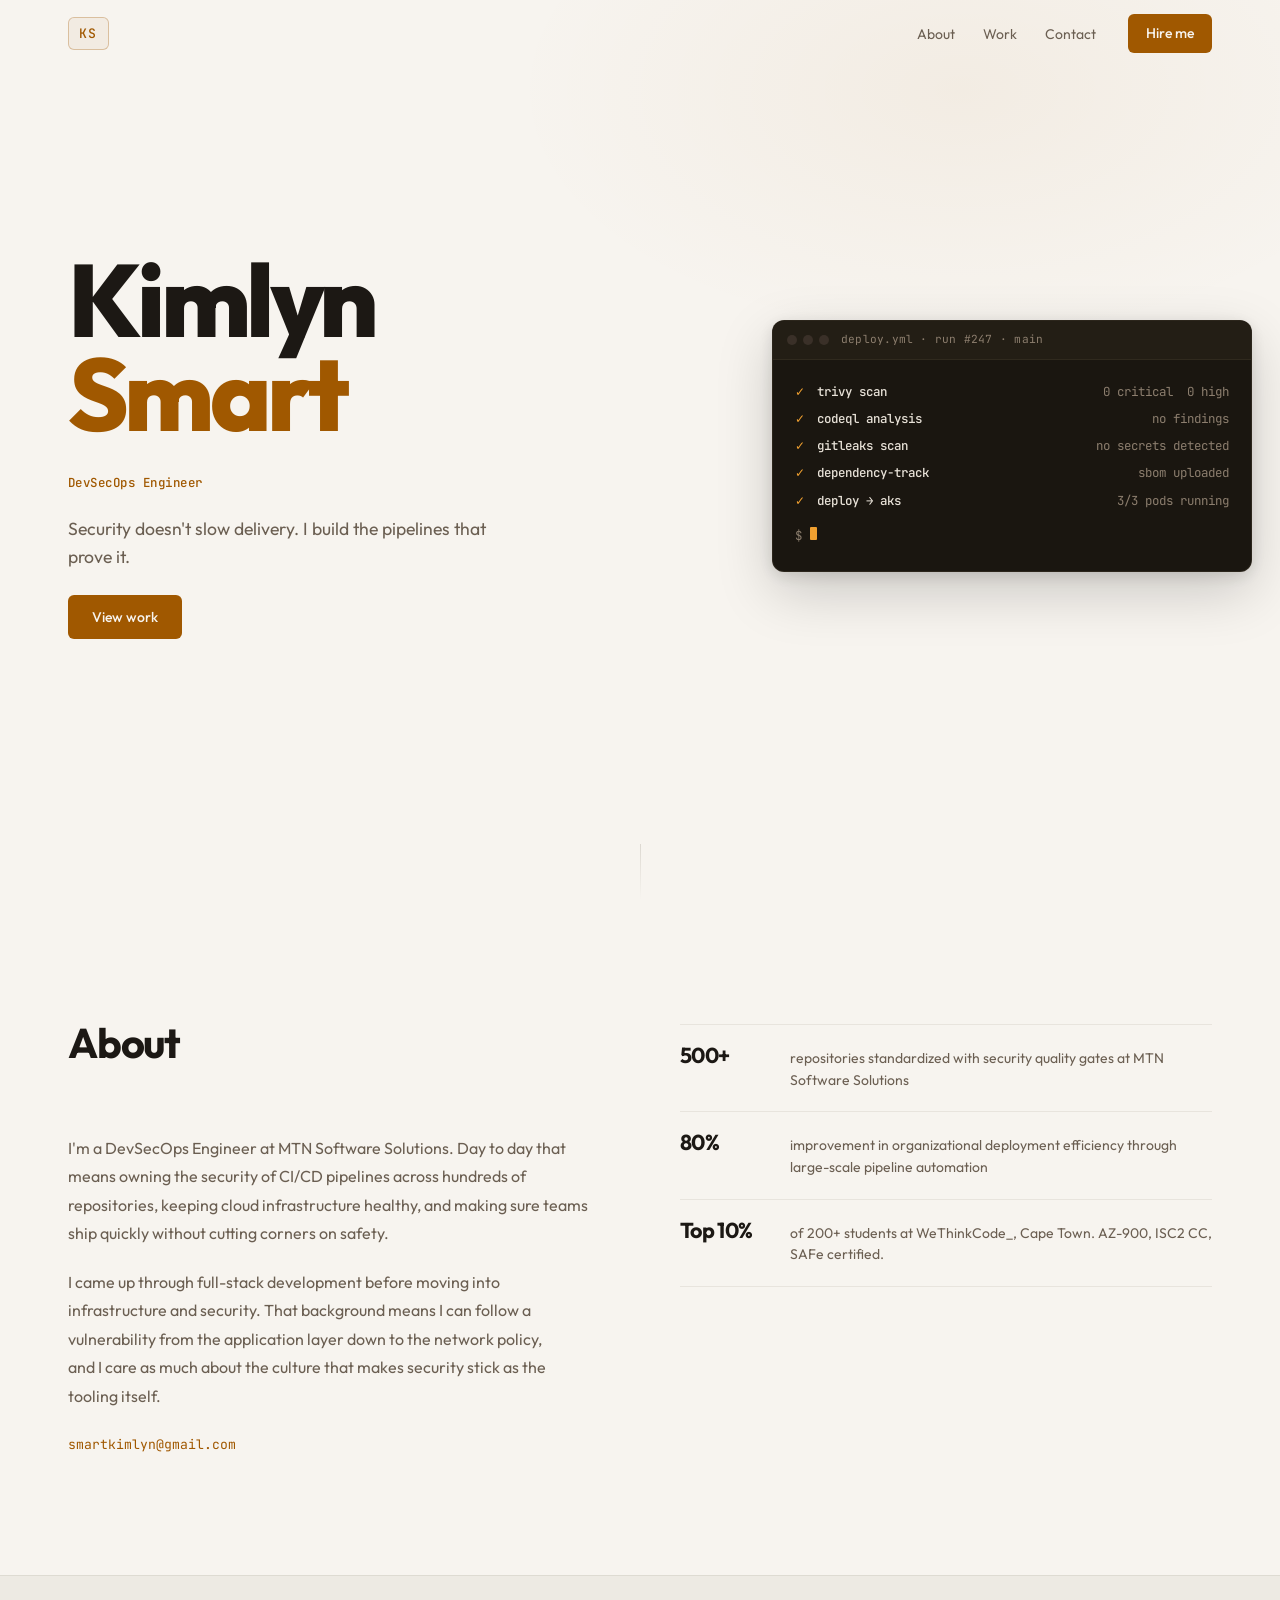
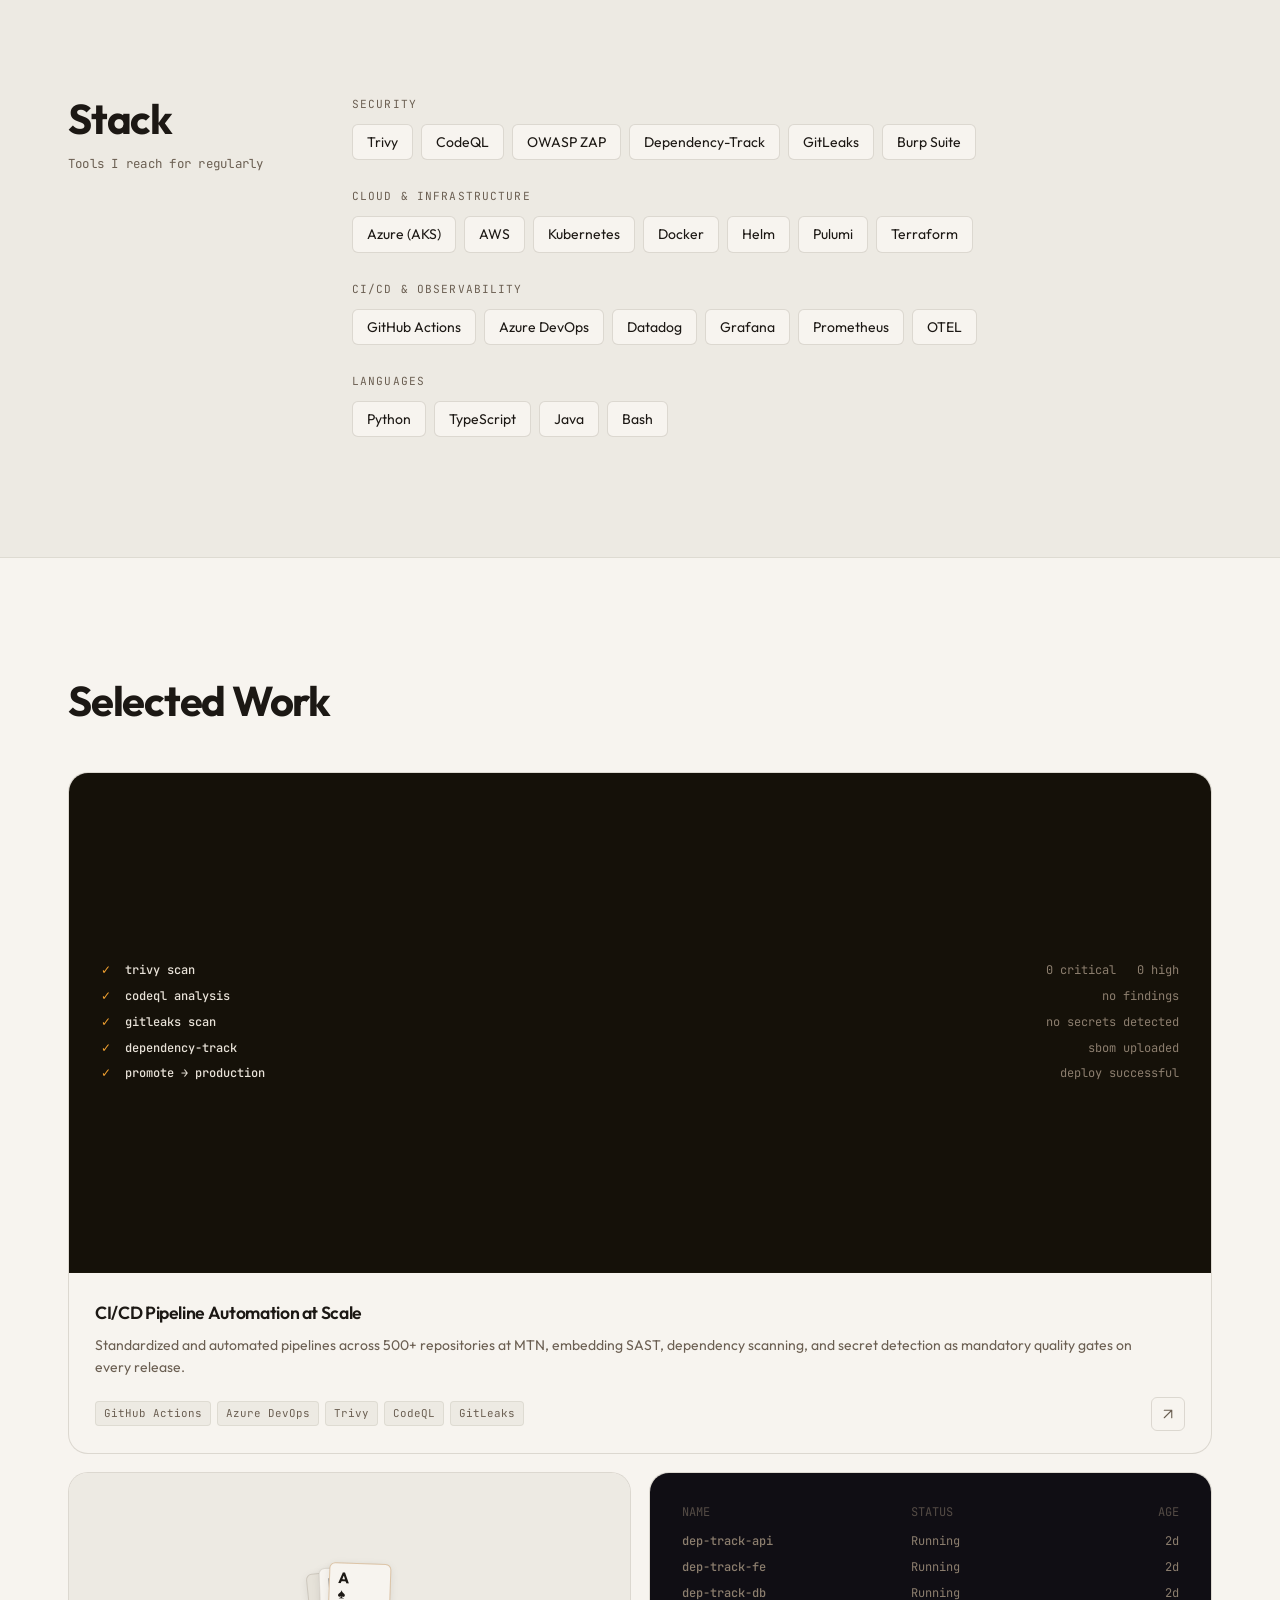
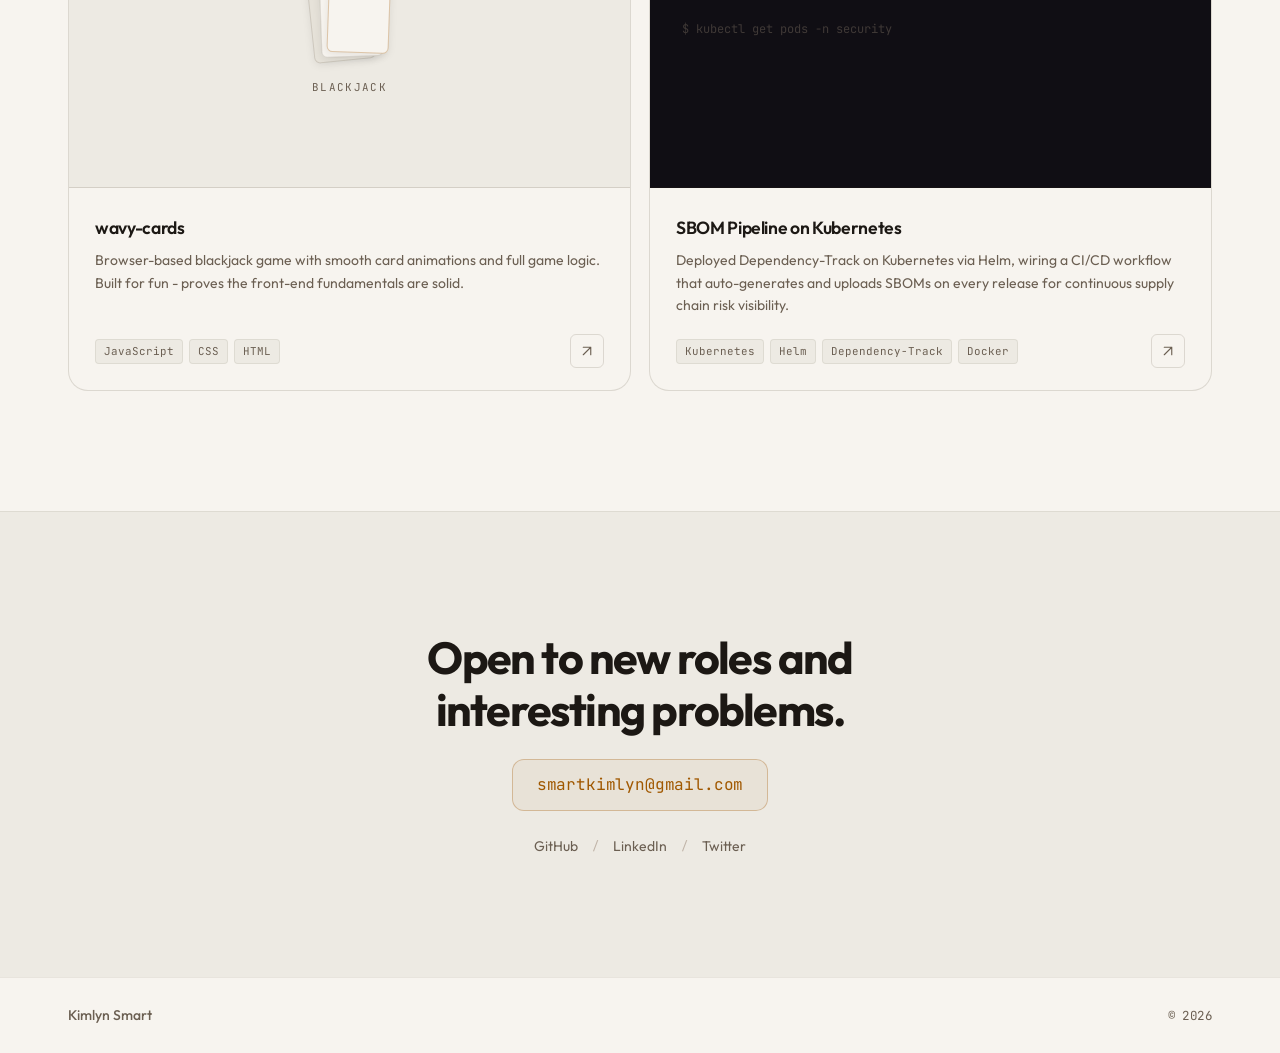
<file: v1/index.html>
<!DOCTYPE html>
<html lang="en">
<head>
  <meta charset="UTF-8" />
  <meta name="viewport" content="width=device-width, initial-scale=1.0" />
  <title>Kimlyn Smart - DevSecOps Engineer</title>
  <meta name="description" content="DevSecOps Engineer building secure, resilient cloud-native infrastructure. Specialising in CI/CD security, Kubernetes, and large-scale pipeline automation." />

  <link rel="preconnect" href="https://fonts.googleapis.com" />
  <link rel="preconnect" href="https://fonts.gstatic.com" crossorigin />
  <link href="https://fonts.googleapis.com/css2?family=Outfit:wght@300;400;500;600;700;800&family=JetBrains+Mono:wght@400;500&display=swap" rel="stylesheet" />

  <link rel="stylesheet" href="style.css" />
</head>
<body>

  <!-- Navigation -->
  <nav class="nav" id="nav" role="navigation" aria-label="Main">
    <div class="nav-inner">
      <a href="#" class="nav-logo" aria-label="Kimlyn Smart - Home">KS</a>
      <ul class="nav-links" role="list">
        <li><a href="#about">About</a></li>
        <li><a href="#work">Work</a></li>
        <li><a href="#contact">Contact</a></li>
      </ul>
      <a href="#contact" class="nav-cta">Hire me</a>
    </div>
  </nav>

  <!-- Hero -->
  <section class="hero" id="hero" aria-label="Introduction">
    <div class="hero-bg" aria-hidden="true"></div>
    <div class="hero-inner">
      <div class="hero-content">
        <div class="hero-name" aria-label="Kimlyn Smart">
          <span class="hero-name-first">Kimlyn</span>
          <span class="hero-name-last">Smart</span>
        </div>
        <p class="hero-role">
          <span class="mono-label">DevSecOps Engineer</span>
        </p>
        <p class="hero-desc">Security doesn't slow delivery. I build the pipelines that prove it.</p>
        <div class="hero-actions">
          <a href="#work" class="btn btn-primary">View work</a>
        </div>
      </div>

      <div class="hero-visual" aria-hidden="true">
        <div class="hero-terminal">
          <div class="term-bar">
            <span class="term-dots"><i></i><i></i><i></i></span>
            <span class="term-title">deploy.yml &middot; run #247 &middot; main</span>
          </div>
          <div class="term-body">
            <div class="term-row">
              <span class="t-pass">&#10003;</span>
              <span class="t-cmd">trivy scan</span>
              <span class="t-out">0 critical &nbsp;0 high</span>
            </div>
            <div class="term-row">
              <span class="t-pass">&#10003;</span>
              <span class="t-cmd">codeql analysis</span>
              <span class="t-out">no findings</span>
            </div>
            <div class="term-row">
              <span class="t-pass">&#10003;</span>
              <span class="t-cmd">gitleaks scan</span>
              <span class="t-out">no secrets detected</span>
            </div>
            <div class="term-row">
              <span class="t-pass">&#10003;</span>
              <span class="t-cmd">dependency-track</span>
              <span class="t-out">sbom uploaded</span>
            </div>
            <div class="term-row">
              <span class="t-pass">&#10003;</span>
              <span class="t-cmd">deploy &rarr; aks</span>
              <span class="t-out">3/3 pods running</span>
            </div>
            <div class="term-row term-row--prompt">
              <span class="t-prompt">$</span>
              <span class="term-cursor" aria-hidden="true"></span>
            </div>
          </div>
        </div>
      </div>
    </div>
    <div class="hero-rule" aria-hidden="true"></div>
  </section>

  <!-- About -->
  <section class="section about" id="about" aria-label="About">
    <div class="container">
      <div class="about-grid">
        <div class="about-left reveal">
          <h2 class="section-title">About</h2>
          <p class="about-body">I'm a DevSecOps Engineer at MTN Software Solutions. Day to day that means owning the security of CI/CD pipelines across hundreds of repositories, keeping cloud infrastructure healthy, and making sure teams ship quickly without cutting corners on safety.</p>
          <p class="about-body">I came up through full-stack development before moving into infrastructure and security. That background means I can follow a vulnerability from the application layer down to the network policy, and I care as much about the culture that makes security stick as the tooling itself.</p>
          <a href="mailto:smartkimlyn@gmail.com" class="about-email">smartkimlyn@gmail.com</a>
        </div>
        <div class="about-right reveal reveal-delay">
          <div class="highlights">
            <div class="hl">
              <span class="hl-num">500+</span>
              <p class="hl-text">repositories standardized with security quality gates at MTN Software Solutions</p>
            </div>
            <div class="hl">
              <span class="hl-num">80%</span>
              <p class="hl-text">improvement in organizational deployment efficiency through large-scale pipeline automation</p>
            </div>
            <div class="hl">
              <span class="hl-num">Top 10%</span>
              <p class="hl-text">of 200+ students at WeThinkCode_, Cape Town. AZ-900, ISC2 CC, SAFe certified.</p>
            </div>
          </div>
        </div>
      </div>
    </div>
  </section>

  <!-- Stack -->
  <section class="section stack" id="skills" aria-label="Skills">
    <div class="container">
      <div class="stack-inner reveal">
        <div class="stack-left">
          <h2 class="section-title">Stack</h2>
          <p class="stack-sub">Tools I reach for regularly</p>
        </div>
        <div class="stack-groups">
          <div class="stack-group">
            <span class="group-label">Security</span>
            <div class="tag-row">
              <span class="tag">Trivy</span>
              <span class="tag">CodeQL</span>
              <span class="tag">OWASP ZAP</span>
              <span class="tag">Dependency-Track</span>
              <span class="tag">GitLeaks</span>
              <span class="tag">Burp Suite</span>
            </div>
          </div>
          <div class="stack-group">
            <span class="group-label">Cloud &amp; Infrastructure</span>
            <div class="tag-row">
              <span class="tag">Azure (AKS)</span>
              <span class="tag">AWS</span>
              <span class="tag">Kubernetes</span>
              <span class="tag">Docker</span>
              <span class="tag">Helm</span>
              <span class="tag">Pulumi</span>
              <span class="tag">Terraform</span>
            </div>
          </div>
          <div class="stack-group">
            <span class="group-label">CI/CD &amp; Observability</span>
            <div class="tag-row">
              <span class="tag">GitHub Actions</span>
              <span class="tag">Azure DevOps</span>
              <span class="tag">Datadog</span>
              <span class="tag">Grafana</span>
              <span class="tag">Prometheus</span>
              <span class="tag">OTEL</span>
            </div>
          </div>
          <div class="stack-group">
            <span class="group-label">Languages</span>
            <div class="tag-row">
              <span class="tag">Python</span>
              <span class="tag">TypeScript</span>
              <span class="tag">Java</span>
              <span class="tag">Bash</span>
            </div>
          </div>
        </div>
      </div>
    </div>
  </section>

  <!-- Work -->
  <section class="section work" id="work" aria-label="Selected work">
    <div class="container">
      <h2 class="section-title reveal">Selected Work</h2>
      <div class="work-grid">

        <!-- Featured -->
        <article class="project project-featured reveal">
          <div class="project-visual project-visual--pipeline" role="img" aria-label="CI/CD security pipeline log showing passing checks">
            <div class="pv-inner">
              <div class="pv-row">
                <span class="pv-pass">&#10003;</span>
                <span class="pv-cmd">trivy scan</span>
                <span class="pv-out">0 critical &nbsp;&nbsp;0 high</span>
              </div>
              <div class="pv-row">
                <span class="pv-pass">&#10003;</span>
                <span class="pv-cmd">codeql analysis</span>
                <span class="pv-out">no findings</span>
              </div>
              <div class="pv-row">
                <span class="pv-pass">&#10003;</span>
                <span class="pv-cmd">gitleaks scan</span>
                <span class="pv-out">no secrets detected</span>
              </div>
              <div class="pv-row">
                <span class="pv-pass">&#10003;</span>
                <span class="pv-cmd">dependency-track</span>
                <span class="pv-out">sbom uploaded</span>
              </div>
              <div class="pv-row">
                <span class="pv-pass">&#10003;</span>
                <span class="pv-cmd">promote &rarr; production</span>
                <span class="pv-out">deploy successful</span>
              </div>
            </div>
          </div>
          <div class="project-body">
            <div class="project-text">
              <h3 class="project-name">CI/CD Pipeline Automation at Scale</h3>
              <p class="project-desc">Standardized and automated pipelines across 500+ repositories at MTN, embedding SAST, dependency scanning, and secret detection as mandatory quality gates on every release.</p>
            </div>
            <div class="project-foot">
              <div class="project-tags">
                <span class="project-tag">GitHub Actions</span>
                <span class="project-tag">Azure DevOps</span>
                <span class="project-tag">Trivy</span>
                <span class="project-tag">CodeQL</span>
                <span class="project-tag">GitLeaks</span>
              </div>
              <a href="#" class="project-arrow" aria-label="View CI/CD Pipeline project">
                <svg width="18" height="18" viewBox="0 0 24 24" fill="none" stroke="currentColor" stroke-width="1.5" stroke-linecap="round" stroke-linejoin="round" aria-hidden="true">
                  <path d="M7 17L17 7M17 7H7M17 7V17"/>
                </svg>
              </a>
            </div>
          </div>
        </article>

        <!-- Half: wavy-cards -->
        <article class="project project-half reveal">
          <div class="project-visual project-visual--cards" role="img" aria-label="wavy-cards blackjack game">
            <div class="card-stack" aria-hidden="true">
              <div class="playing-card playing-card--back"></div>
              <div class="playing-card playing-card--k">
                <span class="pc-rank">K</span>
                <span class="pc-suit pc-suit--red">&hearts;</span>
              </div>
              <div class="playing-card playing-card--a">
                <span class="pc-rank">A</span>
                <span class="pc-suit">&spades;</span>
              </div>
            </div>
            <span class="bj-label">Blackjack</span>
          </div>
          <div class="project-body">
            <div class="project-text">
              <h3 class="project-name">wavy-cards</h3>
              <p class="project-desc">Browser-based blackjack game with smooth card animations and full game logic. Built for fun - proves the front-end fundamentals are solid.</p>
            </div>
            <div class="project-foot">
              <div class="project-tags">
                <span class="project-tag">JavaScript</span>
                <span class="project-tag">CSS</span>
                <span class="project-tag">HTML</span>
              </div>
              <a href="#" class="project-arrow" aria-label="View wavy-cards on GitHub">
                <svg width="18" height="18" viewBox="0 0 24 24" fill="none" stroke="currentColor" stroke-width="1.5" stroke-linecap="round" stroke-linejoin="round" aria-hidden="true">
                  <path d="M7 17L17 7M17 7H7M17 7V17"/>
                </svg>
              </a>
            </div>
          </div>
        </article>

        <!-- Half: SBOM -->
        <article class="project project-half reveal reveal-delay">
          <div class="project-visual project-visual--sbom" role="img" aria-label="Kubernetes pod status showing Dependency-Track deployment">
            <div class="pv-inner">
              <div class="pv-row pv-row--header">
                <span class="pv-col">NAME</span>
                <span class="pv-col">STATUS</span>
                <span class="pv-col pv-col--r">AGE</span>
              </div>
              <div class="pv-row">
                <span class="pv-col pv-cmd">dep-track-api</span>
                <span class="pv-col pv-pass">Running</span>
                <span class="pv-col pv-col--r pv-out">2d</span>
              </div>
              <div class="pv-row">
                <span class="pv-col pv-cmd">dep-track-fe</span>
                <span class="pv-col pv-pass">Running</span>
                <span class="pv-col pv-col--r pv-out">2d</span>
              </div>
              <div class="pv-row">
                <span class="pv-col pv-cmd">dep-track-db</span>
                <span class="pv-col pv-pass">Running</span>
                <span class="pv-col pv-col--r pv-out">2d</span>
              </div>
              <div class="pv-row pv-row--prompt">
                <span class="pv-out">$ kubectl get pods -n security</span>
              </div>
            </div>
          </div>
          <div class="project-body">
            <div class="project-text">
              <h3 class="project-name">SBOM Pipeline on Kubernetes</h3>
              <p class="project-desc">Deployed Dependency-Track on Kubernetes via Helm, wiring a CI/CD workflow that auto-generates and uploads SBOMs on every release for continuous supply chain risk visibility.</p>
            </div>
            <div class="project-foot">
              <div class="project-tags">
                <span class="project-tag">Kubernetes</span>
                <span class="project-tag">Helm</span>
                <span class="project-tag">Dependency-Track</span>
                <span class="project-tag">Docker</span>
              </div>
              <a href="#" class="project-arrow" aria-label="View SBOM Pipeline project">
                <svg width="18" height="18" viewBox="0 0 24 24" fill="none" stroke="currentColor" stroke-width="1.5" stroke-linecap="round" stroke-linejoin="round" aria-hidden="true">
                  <path d="M7 17L17 7M17 7H7M17 7V17"/>
                </svg>
              </a>
            </div>
          </div>
        </article>

      </div>
    </div>
  </section>

  <!-- Contact -->
  <section class="section contact" id="contact" aria-label="Contact">
    <div class="container">
      <div class="contact-inner reveal">
        <h2 class="contact-headline">Open to new roles and interesting problems.</h2>
        <a href="mailto:smartkimlyn@gmail.com" class="contact-email-link">smartkimlyn@gmail.com</a>
        <div class="contact-links" role="list" aria-label="Social links">
          <a href="#" class="contact-social" role="listitem">GitHub</a>
          <span class="sep" aria-hidden="true">/</span>
          <a href="#" class="contact-social" role="listitem">LinkedIn</a>
          <span class="sep" aria-hidden="true">/</span>
          <a href="#" class="contact-social" role="listitem">Twitter</a>
        </div>
      </div>
    </div>
  </section>

  <!-- Footer -->
  <footer class="footer" role="contentinfo">
    <div class="container">
      <div class="footer-inner">
        <span class="footer-name">Kimlyn Smart</span>
        <span class="footer-year">&copy; 2026</span>
      </div>
    </div>
  </footer>

  <script src="script.js"></script>
</body>
</html>
</file>
<file: v1/style.css>
/* === Reset === */
*, *::before, *::after {
  box-sizing: border-box;
  margin: 0;
  padding: 0;
}

/* === Tokens === */
:root {
  /* Surfaces */
  --bg:           #f7f4ef;
  --bg-elevated:  #edeae3;
  --bg-card:      #e6e2d9;
  --bg-card-h:    #dcd7cd;

  /* Text */
  --text:         #1c1814;
  --text-muted:   #6b5f52;   /* 5.4:1 on --bg ✓ */
  --text-dim:     #c0b4a8;

  /* Accent — darker amber so it passes 4.5:1 on light bg */
  --accent:       #a05800;   /* 4.8:1 on --bg ✓ */
  --accent-mid:   rgba(160, 88, 0, 0.10);
  --accent-dim:   rgba(160, 88, 0, 0.05);

  /* Borders */
  --border:       rgba(60, 44, 24, 0.08);
  --border-mid:   rgba(60, 44, 24, 0.14);
  --border-hi:    rgba(60, 44, 24, 0.24);
  --border-acc:   rgba(160, 88, 0, 0.30);

  --radius:    12px;
  --radius-sm:  6px;
  --radius-lg: 20px;

  --sans:  'Outfit', system-ui, sans-serif;
  --mono:  'JetBrains Mono', 'Fira Code', monospace;

  --ease-out: cubic-bezier(0.16, 1, 0.3, 1);
  --ease-io:  cubic-bezier(0.4, 0, 0.2, 1);

  --nav-h: 68px;
  --py:    120px;
  --px:    48px;
  --max-w: 1240px;
}

/* === Base === */
html {
  scroll-behavior: smooth;
  -webkit-font-smoothing: antialiased;
  -moz-osx-font-smoothing: grayscale;
}

body {
  background: var(--bg);
  color: var(--text);
  font-family: var(--sans);
  font-size: 1rem;
  line-height: 1.6;
  overflow-x: hidden;
}

img { display: block; max-width: 100%; }
a   { color: inherit; text-decoration: none; }

/* === Layout === */
.container {
  max-width: var(--max-w);
  margin-inline: auto;
  padding-inline: var(--px);
}

.section { padding-block: var(--py); }

.section-title {
  font-family: var(--sans);
  font-size: clamp(1.75rem, 3.5vw, 2.6rem);
  font-weight: 700;
  letter-spacing: -0.03em;
  line-height: 1.1;
  color: var(--text);
  margin-bottom: 48px;
}

.mono-label {
  font-family: var(--mono);
  font-size: 0.78rem;
  font-weight: 500;
  letter-spacing: 0.04em;
  color: var(--accent);
}

/* === Scroll reveal === */
.reveal {
  opacity: 0;
  transform: translateY(24px);
  transition: opacity 0.65s var(--ease-out), transform 0.65s var(--ease-out);
}
.reveal.in { opacity: 1; transform: none; }
.reveal-delay { transition-delay: 0.11s; }

@media (prefers-reduced-motion: reduce) {
  .reveal { opacity: 1; transform: none; transition: none; }
}

/* === Nav === */
.nav {
  position: fixed;
  inset-block-start: 0;
  inset-inline: 0;
  height: var(--nav-h);
  z-index: 100;
  border-bottom: 1px solid transparent;
  transition: background 0.3s var(--ease-io), backdrop-filter 0.3s, border-color 0.3s;
}

.nav.scrolled {
  background: rgba(247, 244, 239, 0.90);
  backdrop-filter: blur(18px) saturate(140%);
  -webkit-backdrop-filter: blur(18px) saturate(140%);
  border-bottom-color: var(--border);
}

.nav-inner {
  max-width: var(--max-w);
  margin-inline: auto;
  padding-inline: var(--px);
  height: 100%;
  display: flex;
  align-items: center;
  gap: 32px;
}

.nav-logo {
  font-family: var(--mono);
  font-size: 0.82rem;
  font-weight: 500;
  letter-spacing: 0.1em;
  color: var(--accent);
  background: var(--accent-dim);
  border: 1px solid var(--border-acc);
  border-radius: var(--radius-sm);
  padding: 5px 10px;
  flex-shrink: 0;
  transition: background 0.2s;
}
.nav-logo:hover { background: var(--accent-mid); }

.nav-links {
  display: flex;
  list-style: none;
  gap: 28px;
  margin-inline-start: auto;
}

.nav-links a {
  font-size: 0.875rem;
  color: var(--text-muted);
  transition: color 0.2s;
}
.nav-links a:hover { color: var(--text); }

.nav-cta {
  font-size: 0.875rem;
  font-weight: 500;
  color: var(--bg);
  background: var(--accent);
  border-radius: var(--radius-sm);
  padding: 8px 18px;
  white-space: nowrap;
  flex-shrink: 0;
  transition: opacity 0.2s, transform 0.14s var(--ease-out);
}
.nav-cta:hover  { opacity: 0.82; }
.nav-cta:active { transform: scale(0.97); }

/* === Hero === */
.hero {
  position: relative;
  min-height: 100dvh;
  display: flex;
  flex-direction: column;
  padding-top: var(--nav-h);
  overflow: hidden;
}

.hero-bg {
  position: absolute;
  inset: 0;
  background: radial-gradient(ellipse 50% 40% at 75% 10%, rgba(160, 88, 0, 0.05) 0%, transparent 70%);
  pointer-events: none;
}

.hero-inner {
  flex: 1;
  display: grid;
  grid-template-columns: 52% 48%;
  gap: 40px;
  align-items: center;
  max-width: var(--max-w);
  margin-inline: auto;
  padding-inline: var(--px);
  padding-block: 60px 80px;
  width: 100%;
}

.hero-content {
  display: flex;
  flex-direction: column;
  gap: 18px;
  animation: fade-up 0.85s var(--ease-out) both;
}

@keyframes fade-up {
  from { opacity: 0; transform: translateY(28px); }
  to   { opacity: 1; transform: none; }
}

.hero-name {
  font-family: var(--sans);
  font-size: clamp(3.4rem, 8vw, 6.5rem);
  font-weight: 800;
  letter-spacing: -0.045em;
  line-height: 0.92;
  display: flex;
  flex-direction: column;
  margin-bottom: 10px;
}

.hero-name-first { color: var(--text); }
.hero-name-last  { color: var(--accent); }

.hero-role { margin-bottom: 2px; }

.hero-desc {
  font-family: var(--sans);
  font-size: 1.1rem;
  color: var(--text-muted);
  max-width: 36ch;
  line-height: 1.6;
}

.hero-actions { display: flex; gap: 12px; margin-top: 6px; }

/* Buttons */
.btn {
  display: inline-flex;
  align-items: center;
  font-family: var(--sans);
  font-size: 0.875rem;
  font-weight: 500;
  border-radius: var(--radius-sm);
  padding: 11px 24px;
  border: none;
  cursor: pointer;
  white-space: nowrap;
  transition: opacity 0.18s, transform 0.14s var(--ease-out);
}
.btn:active { transform: scale(0.97); }
/* Amber bg + light text: 4.8:1 ✓ */
.btn-primary { background: var(--accent); color: var(--bg); }
.btn-primary:hover { opacity: 0.82; }

/* Hero visual */
.hero-visual {
  display: flex;
  justify-content: flex-end;
  animation: fade-up 0.85s 0.14s var(--ease-out) both;
}

/* === Terminal — stays dark regardless of page theme === */
.hero-terminal {
  width: min(480px, 100%);
  background: #1a1610;
  border: 1px solid rgba(255, 225, 160, 0.08);
  border-radius: var(--radius);
  overflow: hidden;
  box-shadow: 0 20px 56px rgba(0, 0, 0, 0.18), 0 4px 16px rgba(0, 0, 0, 0.12);
}

.term-bar {
  display: flex;
  align-items: center;
  gap: 12px;
  padding: 10px 14px;
  background: #231e15;
  border-bottom: 1px solid rgba(255, 225, 160, 0.06);
}

.term-dots {
  display: flex;
  gap: 6px;
  flex-shrink: 0;
}

.term-dots i {
  display: block;
  width: 10px;
  height: 10px;
  border-radius: 50%;
  background: #3a3028;
}

.term-title {
  font-family: var(--mono);
  font-size: 0.7rem;
  color: #8c7e6e;
  letter-spacing: 0.02em;
  white-space: nowrap;
  overflow: hidden;
  text-overflow: ellipsis;
}

.term-body {
  padding: 20px 22px 24px;
  display: flex;
  flex-direction: column;
  gap: 4px;
}

.term-row {
  display: flex;
  align-items: baseline;
  gap: 12px;
  font-family: var(--mono);
  font-size: 0.78rem;
  line-height: 1.85;
}

.term-row--prompt { margin-top: 8px; gap: 8px; }

/* Terminal colours live on dark bg — use bright amber here */
.t-pass   { color: #f0a030; flex-shrink: 0; }
.t-prompt { color: #8c7e6e; flex-shrink: 0; }
.t-cmd    { color: #e8e2d8; font-weight: 500; flex: 1; }
.t-out    { color: #8c7e6e; text-align: right; white-space: nowrap; }

.term-cursor {
  display: inline-block;
  width: 7px;
  height: 13px;
  background: #f0a030;
  border-radius: 1px;
  vertical-align: middle;
  animation: blink 1.1s step-end infinite;
}

@keyframes blink {
  0%, 100% { opacity: 1; }
  50%       { opacity: 0; }
}

@media (prefers-reduced-motion: reduce) {
  .term-cursor { animation: none; }
}

.hero-rule {
  width: 1px;
  height: 56px;
  background: linear-gradient(to bottom, var(--border-mid), transparent);
  margin-inline: auto;
  flex-shrink: 0;
}

/* === About === */
.about-grid {
  display: grid;
  grid-template-columns: 1fr 1fr;
  gap: 80px;
  align-items: start;
}

.about-left {
  display: flex;
  flex-direction: column;
  gap: 20px;
}

.about-body {
  font-family: var(--sans);
  font-size: 1rem;
  color: var(--text-muted);
  line-height: 1.78;
  max-width: 52ch;
  text-wrap: pretty;
}

.about-email {
  font-family: var(--mono);
  font-size: 0.82rem;
  color: var(--accent);
  transition: opacity 0.2s;
  margin-top: 4px;
  display: inline-block;
}
.about-email:hover { opacity: 0.65; }

/* === Highlights === */
.about-right { padding-top: 4px; }
.highlights  { border-top: 1px solid var(--border); }

.hl {
  display: grid;
  grid-template-columns: 90px 1fr;
  gap: 20px;
  align-items: baseline;
  padding: 20px 0;
  border-bottom: 1px solid var(--border);
}

.hl-num {
  font-family: var(--sans);
  font-size: 1.35rem;
  font-weight: 700;
  letter-spacing: -0.03em;
  color: var(--text);
  line-height: 1;
  white-space: nowrap;
}

.hl-text {
  font-family: var(--sans);
  font-size: 0.875rem;
  color: var(--text-muted);
  line-height: 1.55;
  text-wrap: pretty;
}

/* === Stack === */
.stack {
  background: var(--bg-elevated);
  border-top: 1px solid var(--border);
  border-bottom: 1px solid var(--border);
}

.stack-inner {
  display: grid;
  grid-template-columns: 220px 1fr;
  gap: 64px;
  align-items: start;
}

.stack-sub {
  font-family: var(--mono);
  font-size: 0.78rem;
  color: var(--text-muted);
  margin-top: -36px;
  letter-spacing: 0.02em;
}

.stack-groups { display: flex; flex-direction: column; gap: 28px; }

.stack-group { display: flex; flex-direction: column; gap: 10px; }

.group-label {
  font-family: var(--mono);
  font-size: 0.7rem;
  letter-spacing: 0.1em;
  text-transform: uppercase;
  color: var(--text-muted);
}

.tag-row { display: flex; flex-wrap: wrap; gap: 8px; }

.tag {
  font-family: var(--sans);
  font-size: 0.875rem;
  color: var(--text);
  background: var(--bg);
  border: 1px solid var(--border-mid);
  border-radius: var(--radius-sm);
  padding: 6px 14px;
  transition: border-color 0.18s, background 0.18s;
}
.tag:hover {
  border-color: var(--border-acc);
  background: var(--accent-dim);
}

/* === Work === */
.work-grid {
  display: grid;
  grid-template-columns: 1fr 1fr;
  gap: 18px;
}

.project {
  background: var(--bg);
  border: 1px solid var(--border-mid);
  border-radius: var(--radius-lg);
  overflow: hidden;
  display: flex;
  flex-direction: column;
  transition: border-color 0.25s, transform 0.3s var(--ease-out),
              box-shadow 0.3s var(--ease-out);
}
.project:hover {
  border-color: var(--border-hi);
  transform: translateY(-4px);
  box-shadow: 0 12px 40px rgba(0, 0, 0, 0.08);
}

.project-featured { grid-column: 1 / -1; }

/* === Project visuals === */
.project-visual {
  display: flex;
  align-items: center;
  padding: 28px 32px;
  font-family: var(--mono);
  font-size: 0.75rem;
  border-bottom: 1px solid var(--border-mid);
  overflow: hidden;
}

.project-featured .project-visual { aspect-ratio: 16 / 7; }
.project-half    .project-visual  { aspect-ratio: 16 / 9; }

/* Pipeline — dark terminal, bright amber pass marks */
.project-visual--pipeline { background: #151109; }

.pv-inner { display: flex; flex-direction: column; gap: 3px; width: 100%; }

.pv-row { display: flex; align-items: baseline; gap: 14px; line-height: 1.9; }

.pv-row--header { color: #8c7e6e; margin-bottom: 4px; opacity: 0.55; }
.pv-row--prompt { margin-top: 10px; opacity: 0.38; }

.pv-pass { color: #f0a030; flex-shrink: 0; }
.pv-cmd  { color: #e8e2d8; font-weight: 500; flex: 1; }
.pv-out  { color: #8c7e6e; text-align: right; white-space: nowrap; }
.pv-col  { flex: 1; color: #8c7e6e; }
.pv-col--r { text-align: right; flex: 0 0 40px; }

/* wavy-cards — light card table feel */
.project-visual--cards {
  background: var(--bg-elevated);
  justify-content: center;
  flex-direction: column;
  gap: 16px;
}

.card-stack {
  position: relative;
  height: 100px;
  width: 80px;
  flex-shrink: 0;
}

.playing-card {
  position: absolute;
  width: 62px;
  height: 90px;
  border-radius: 6px;
  border: 1px solid var(--border-mid);
  background: var(--bg);
  display: flex;
  flex-direction: column;
  align-items: flex-start;
  padding: 7px 8px;
  gap: 2px;
  box-shadow: 0 2px 8px rgba(0, 0, 0, 0.08);
}

.playing-card--back {
  background: var(--bg-card);
  left: 0;
  top: 8px;
  transform: rotate(-6deg);
}

.playing-card--k {
  left: 10px;
  top: 4px;
  transform: rotate(-2deg);
}

.playing-card--a {
  left: 18px;
  top: 0;
  transform: rotate(2deg);
  border-color: var(--border-acc);
}

.pc-rank {
  font-family: var(--sans);
  font-size: 0.95rem;
  font-weight: 700;
  color: var(--text);
  line-height: 1;
}

.pc-suit      { font-size: 0.85rem; color: var(--text); line-height: 1; }
.pc-suit--red { color: #c03030; }

.bj-label {
  font-family: var(--mono);
  font-size: 0.68rem;
  letter-spacing: 0.12em;
  text-transform: uppercase;
  color: var(--text-muted);
}

/* SBOM — dark terminal */
.project-visual--sbom {
  background: #100e14;
  align-items: flex-start;
}

/* Project body */
.project-body {
  padding: 26px 26px 22px;
  display: flex;
  flex-direction: column;
  gap: 18px;
  flex: 1;
}

.project-name {
  font-family: var(--sans);
  font-size: 1.1rem;
  font-weight: 600;
  letter-spacing: -0.02em;
  color: var(--text);
  margin-bottom: 7px;
}

.project-desc {
  font-family: var(--sans);
  font-size: 0.875rem;
  color: var(--text-muted);
  line-height: 1.6;
  text-wrap: pretty;
}

.project-foot {
  display: flex;
  align-items: center;
  justify-content: space-between;
  gap: 12px;
  margin-top: auto;
}

.project-tags { display: flex; gap: 6px; flex-wrap: wrap; }

.project-tag {
  font-family: var(--mono);
  font-size: 0.68rem;
  color: var(--text-muted);
  background: var(--bg-elevated);
  border: 1px solid var(--border);
  border-radius: 4px;
  padding: 3px 8px;
}

.project-arrow {
  display: flex;
  align-items: center;
  justify-content: center;
  width: 34px;
  height: 34px;
  border: 1px solid var(--border-mid);
  border-radius: var(--radius-sm);
  color: var(--text-muted);
  flex-shrink: 0;
  transition: border-color 0.18s, color 0.18s, background 0.18s;
}
.project-arrow:hover {
  border-color: var(--border-acc);
  color: var(--accent);
  background: var(--accent-dim);
}

/* === Contact === */
.contact {
  background: var(--bg-elevated);
  border-top: 1px solid var(--border);
}

.contact-inner {
  display: flex;
  flex-direction: column;
  align-items: center;
  text-align: center;
  gap: 24px;
  max-width: 560px;
  margin-inline: auto;
}

.contact-headline {
  font-family: var(--sans);
  font-size: clamp(1.7rem, 4vw, 2.8rem);
  font-weight: 700;
  letter-spacing: -0.04em;
  line-height: 1.15;
  color: var(--text);
  text-wrap: balance;
}

.contact-email-link {
  font-family: var(--mono);
  font-size: 1rem;
  color: var(--accent);
  padding: 12px 24px;
  border: 1px solid var(--border-acc);
  border-radius: var(--radius);
  background: var(--accent-dim);
  transition: background 0.2s;
  letter-spacing: -0.01em;
  word-break: break-all;
}
.contact-email-link:hover { background: var(--accent-mid); }

.contact-links { display: flex; align-items: center; gap: 14px; }

.contact-social {
  font-family: var(--sans);
  font-size: 0.875rem;
  color: var(--text-muted);
  transition: color 0.18s;
}
.contact-social:hover { color: var(--text); }

.sep {
  font-family: var(--mono);
  font-size: 0.75rem;
  color: var(--text-dim);
}

/* === Footer === */
.footer {
  padding-block: 26px;
  border-top: 1px solid var(--border);
}

.footer-inner {
  display: flex;
  align-items: center;
  justify-content: space-between;
}

.footer-name {
  font-family: var(--sans);
  font-size: 0.875rem;
  font-weight: 500;
  color: var(--text-muted);
}

.footer-year {
  font-family: var(--mono);
  font-size: 0.78rem;
  color: var(--text-muted);
  letter-spacing: 0.03em;
}

/* === Responsive === */
@media (max-width: 960px) {
  :root { --py: 80px; --px: 28px; }

  .hero-inner {
    grid-template-columns: 1fr;
    padding-block: 44px 56px;
    gap: 40px;
  }

  .hero-visual { justify-content: flex-start; order: -1; }
  .hero-terminal { width: min(360px, 100%); }
  .hero-name { font-size: clamp(3rem, 13vw, 5rem); }

  .about-grid   { grid-template-columns: 1fr; gap: 48px; }
  .stack-inner  { grid-template-columns: 1fr; gap: 28px; }
  .stack-sub    { margin-top: -28px; }
  .work-grid    { grid-template-columns: 1fr; }
  .project-featured { grid-column: auto; }
  .project-featured .project-visual { aspect-ratio: 16 / 8; }
}

@media (max-width: 600px) {
  :root { --py: 60px; --px: 20px; --nav-h: 60px; }

  .nav-links { display: none; }
  .nav-inner { padding-inline: 20px; }

  .hero-name  { font-size: clamp(2.8rem, 14vw, 4rem); }
  .hero-desc  { font-size: 0.95rem; }
  .term-body  { font-size: 0.7rem; padding: 16px 16px 18px; }

  .hl { grid-template-columns: 80px 1fr; gap: 14px; }

  .contact-headline   { font-size: 1.6rem; }
  .contact-email-link { font-size: 0.82rem; }
  .contact-links      { flex-wrap: wrap; justify-content: center; }
}
</file>
